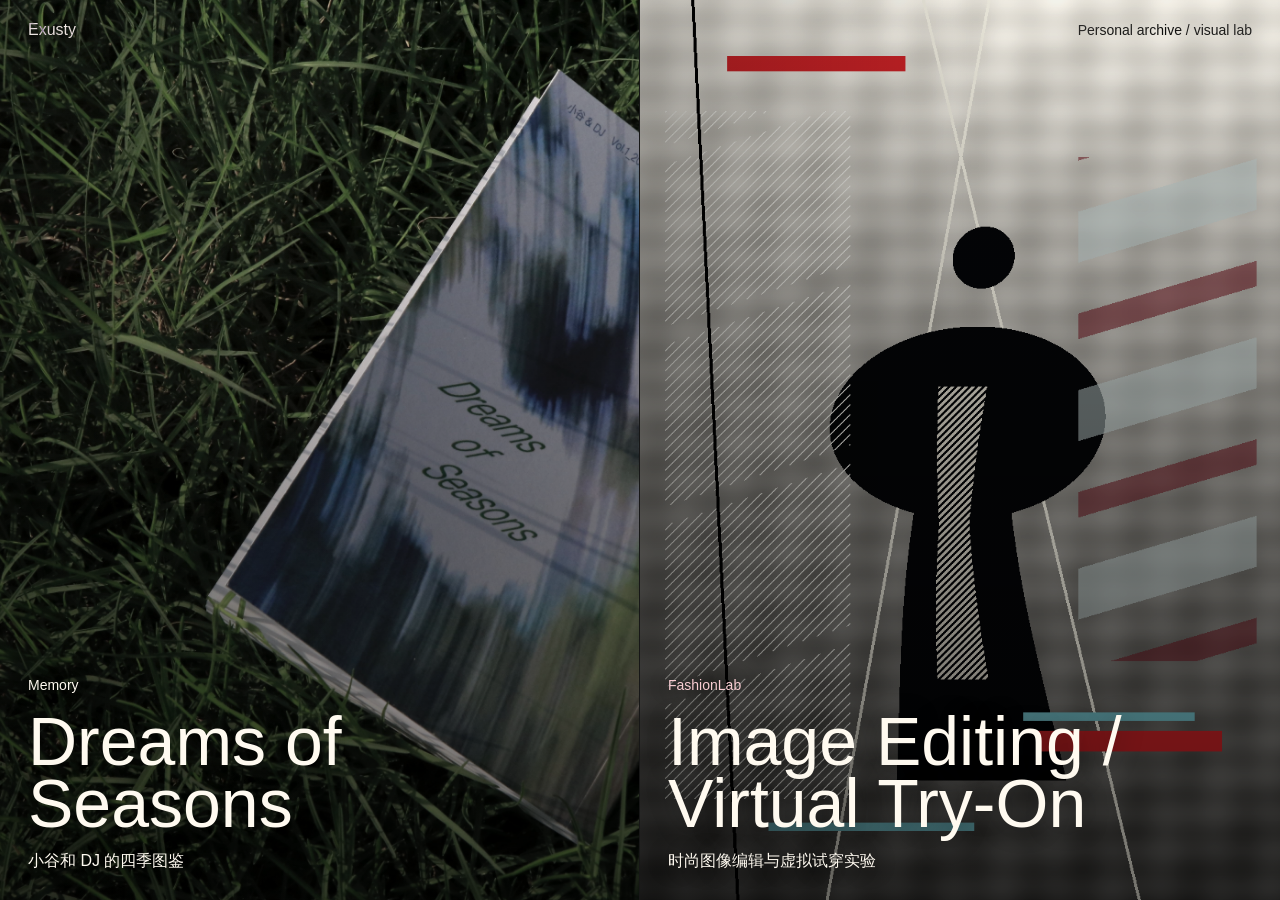
<file: index.html>
<!doctype html>
<html lang="zh-CN">
<head>
  <meta charset="utf-8">
  <meta name="viewport" content="width=device-width, initial-scale=1">
  <title>Exusty</title>
  <link rel="stylesheet" href="./assets/styles/home.css">
</head>
<body>
  <header class="site-header" aria-label="Exusty">
    <a class="site-mark" href="./">Exusty</a>
    <p>Personal archive / visual lab</p>
  </header>

  <main class="home-grid" aria-label="站点入口">
    <a class="project-link project-link-season" href="./memories/seasons/">
      <img src="./assets/images/seasons/书2.jpg" alt="Dreams of Seasons 画册照片">
      <span class="project-meta">Memory</span>
      <strong>Dreams of Seasons</strong>
      <small>小谷和 DJ 的四季图鉴</small>
    </a>

    <a class="project-link project-link-fashion" href="./labs/fashionlab/">
      <img src="./assets/images/fashionlab/fashionlab-cover.png" alt="FashionLab 时尚图像实验视觉">
      <span class="project-meta">FashionLab</span>
      <strong>Image Editing / Virtual Try-On</strong>
      <small>时尚图像编辑与虚拟试穿实验</small>
    </a>
  </main>
</body>
</html>
</file>
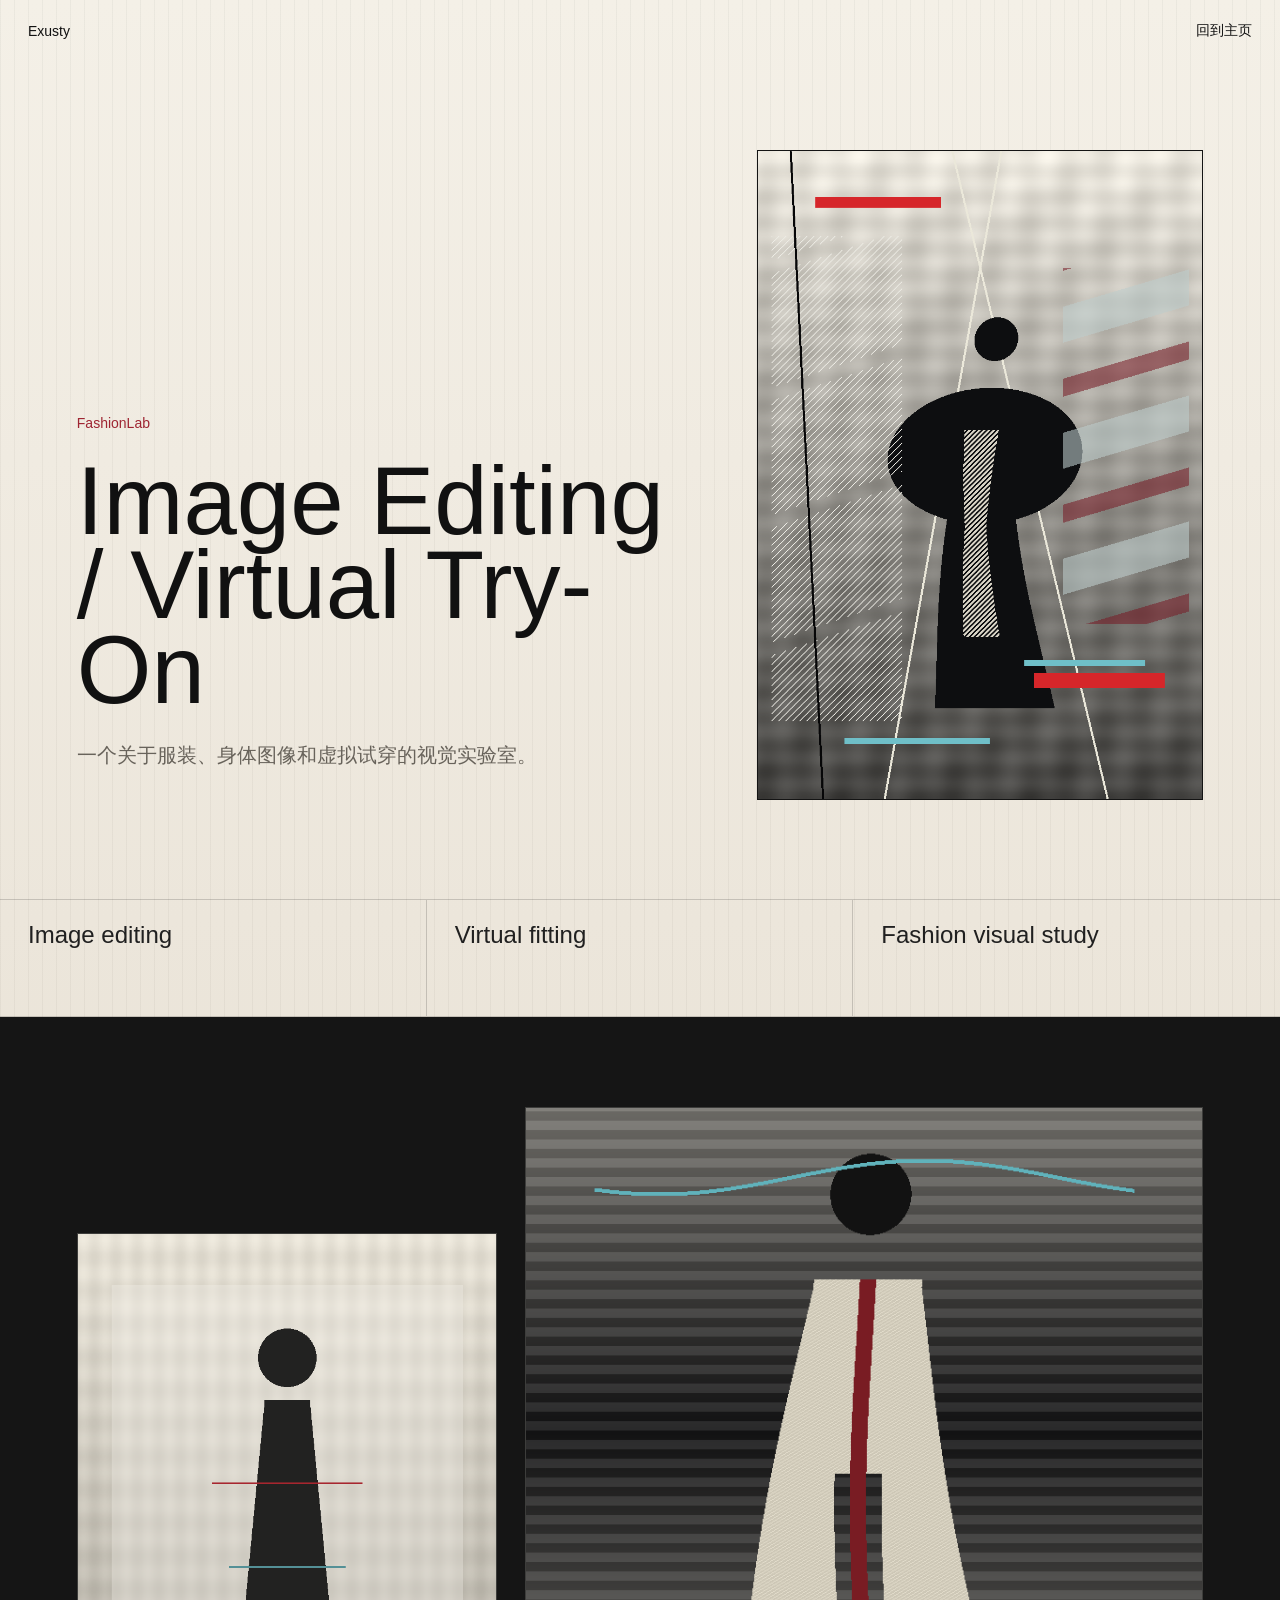
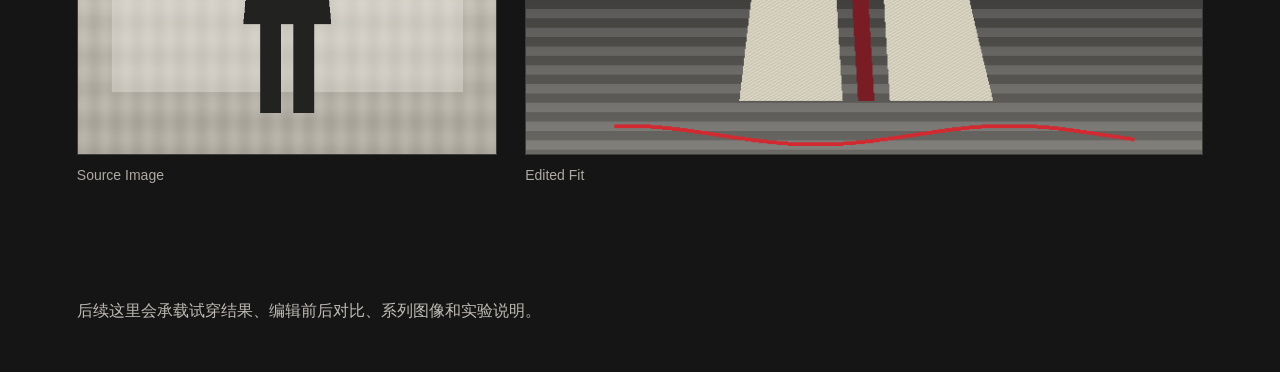
<file: labs/fashionlab/index.html>
<!doctype html>
<html lang="zh-CN">
<head>
  <meta charset="utf-8">
  <meta name="viewport" content="width=device-width, initial-scale=1">
  <title>FashionLab | Exusty</title>
  <link rel="stylesheet" href="../../assets/styles/fashionlab.css">
</head>
<body>
  <header class="site-header">
    <a href="../../" class="site-logo">Exusty</a>
    <a href="../../" class="back-link">回到主页</a>
  </header>

  <main>
    <section class="lab-hero" aria-labelledby="fashionlab-title">
      <div class="hero-copy">
        <p class="eyebrow">FashionLab</p>
        <h1 id="fashionlab-title">Image Editing / Virtual Try-On</h1>
        <p class="intro">一个关于服装、身体图像和虚拟试穿的视觉实验室。</p>
      </div>
      <figure class="hero-image">
        <img src="../../assets/images/fashionlab/fashionlab-cover.png" alt="FashionLab 时尚图像实验视觉">
      </figure>
    </section>

    <section class="experiment-strip" aria-label="FashionLab 实验方向">
      <p>Image editing</p>
      <p>Virtual fitting</p>
      <p>Fashion visual study</p>
    </section>

    <section class="lab-board" aria-label="FashionLab 图像展示">
      <figure class="image-panel">
        <img src="../../assets/images/fashionlab/editor-before.png" alt="虚拟试穿前的人物图像占位视觉">
        <figcaption>Source Image</figcaption>
      </figure>

      <figure class="image-panel image-panel-large">
        <img src="../../assets/images/fashionlab/editor-after.png" alt="虚拟试穿后的服装合成占位视觉">
        <figcaption>Edited Fit</figcaption>
      </figure>
    </section>

    <section class="future-notes" aria-label="后续模块预留">
      <p>后续这里会承载试穿结果、编辑前后对比、系列图像和实验说明。</p>
    </section>
  </main>
</body>
</html>
</file>
<file: assets/styles/home.css>
:root {
  color-scheme: light;
  --paper: #f5f1e8;
  --ink: #111111;
  --muted: #6f6b62;
  --line: rgba(17, 17, 17, 0.18);
  --accent: #9e2532;
}

* {
  box-sizing: border-box;
  margin: 0;
  padding: 0;
}

::selection {
  background: #f1dc4b;
}

::-moz-selection {
  background: #f1dc4b;
}

html {
  min-height: 100%;
}

body {
  min-height: 100vh;
  color: var(--ink);
  background:
    linear-gradient(90deg, rgba(17, 17, 17, 0.035) 1px, transparent 1px),
    linear-gradient(var(--paper), #eee8dc);
  background-size: 12px 12px, auto;
  font-family: Arial, Helvetica, sans-serif;
}

a {
  color: inherit;
  text-decoration: none;
}

img {
  display: block;
  width: 100%;
}

.site-header {
  position: fixed;
  z-index: 10;
  top: 0;
  left: 0;
  display: flex;
  width: 100%;
  align-items: center;
  justify-content: space-between;
  gap: 24px;
  padding: 22px 28px;
  color: #f8f4ea;
  font-size: 0.875rem;
  mix-blend-mode: difference;
}

.site-mark {
  font-size: 1rem;
  line-height: 1;
}

.site-header p {
  color: inherit;
  text-align: right;
}

.home-grid {
  display: grid;
  min-height: 100vh;
  grid-template-columns: repeat(2, minmax(0, 1fr));
}

.project-link {
  position: relative;
  display: flex;
  min-height: 100vh;
  overflow: hidden;
  flex-direction: column;
  justify-content: flex-end;
  padding: 28px;
  border-right: 1px solid var(--line);
  background: #181818;
  isolation: isolate;
}

.project-link:last-child {
  border-right: 0;
}

.project-link img {
  position: absolute;
  z-index: -2;
  inset: 0;
  width: 100%;
  height: 100%;
  object-fit: cover;
  transform: scale(1.02);
  transition:
    filter 500ms ease,
    opacity 500ms ease,
    transform 700ms ease;
}

.project-link::after {
  content: "";
  position: absolute;
  z-index: -1;
  inset: 0;
  background:
    linear-gradient(180deg, rgba(0, 0, 0, 0.05), rgba(0, 0, 0, 0.52)),
    linear-gradient(90deg, rgba(0, 0, 0, 0.22), transparent 55%);
  transition: opacity 500ms ease;
}

.project-link-season img {
  filter: saturate(0.78) contrast(1.02);
}

.project-link-fashion img {
  filter: saturate(0.9) contrast(1.08);
}

.project-link:hover img {
  opacity: 0.88;
  transform: scale(1.06);
}

.project-link:hover::after {
  opacity: 0.78;
}

.project-meta,
.project-link strong,
.project-link small {
  max-width: 560px;
  color: #fffaf0;
  text-shadow: 0 1px 24px rgba(0, 0, 0, 0.35);
}

.project-meta {
  margin-bottom: 18px;
  font-size: 0.875rem;
  line-height: 1;
}

.project-link strong {
  font-size: 4.25rem;
  line-height: 0.92;
  font-weight: normal;
}

.project-link small {
  margin-top: 14px;
  font-size: 1rem;
  line-height: 1.45;
}

.project-link-fashion .project-meta {
  color: #f8cdd2;
}

@media (max-width: 980px) {
  .home-grid {
    grid-template-columns: 1fr;
  }

  .project-link {
    min-height: 50vh;
    border-right: 0;
    border-bottom: 1px solid var(--line);
  }

  .project-link:last-child {
    border-bottom: 0;
  }

  .project-link strong {
    font-size: 3rem;
  }
}

@media (max-width: 560px) {
  .site-header {
    align-items: flex-start;
    padding: 18px;
  }

  .site-header p {
    max-width: 160px;
  }

  .project-link {
    min-height: 52vh;
    padding: 20px;
  }

  .project-link strong {
    font-size: 2.15rem;
  }
}
</file>
<file: assets/styles/fashionlab.css>
:root {
  color-scheme: light;
  --paper: #f4f0e7;
  --ink: #111111;
  --soft: #d9d3c7;
  --muted: #68635b;
  --wine: #9e2532;
  --cyan: #67b9c3;
}

* {
  box-sizing: border-box;
  margin: 0;
  padding: 0;
}

::selection {
  background: #f1dc4b;
}

::-moz-selection {
  background: #f1dc4b;
}

html {
  min-height: 100%;
}

body {
  min-height: 100vh;
  color: var(--ink);
  background:
    linear-gradient(90deg, rgba(17, 17, 17, 0.04) 1px, transparent 1px),
    linear-gradient(var(--paper), #e8e1d5 70%, #151515 70%);
  background-size: 14px 14px, auto;
  font-family: Arial, Helvetica, sans-serif;
}

a {
  color: inherit;
  text-decoration: none;
}

img {
  display: block;
  width: 100%;
}

.site-header {
  display: flex;
  align-items: center;
  justify-content: space-between;
  gap: 24px;
  padding: 22px 28px;
  font-size: 0.875rem;
}

.site-logo,
.back-link {
  border-bottom: 1px solid transparent;
}

.site-logo:hover,
.back-link:hover {
  border-bottom-color: currentColor;
}

main {
  overflow: hidden;
}

.lab-hero {
  display: grid;
  min-height: calc(100vh - 64px);
  grid-template-columns: minmax(0, 0.92fr) minmax(360px, 0.68fr);
  gap: 6vw;
  align-items: end;
  padding: 5vw 6vw 6vw;
}

.hero-copy {
  padding-bottom: 4vw;
}

.eyebrow {
  margin-bottom: 28px;
  color: var(--wine);
  font-size: 0.875rem;
}

h1 {
  max-width: 900px;
  font-size: 6rem;
  line-height: 0.88;
  font-weight: normal;
  letter-spacing: 0;
}

.intro {
  max-width: 520px;
  margin-top: 28px;
  color: var(--muted);
  font-size: 1.25rem;
  line-height: 1.55;
}

.hero-image {
  align-self: center;
  border: 1px solid rgba(17, 17, 17, 0.16);
  background: #151515;
}

.hero-image img {
  aspect-ratio: 3 / 4;
  height: min(72vh, 780px);
  object-fit: cover;
}

.experiment-strip {
  display: grid;
  grid-template-columns: repeat(3, minmax(0, 1fr));
  border-top: 1px solid rgba(17, 17, 17, 0.18);
  border-bottom: 1px solid rgba(17, 17, 17, 0.18);
}

.experiment-strip p {
  min-height: 116px;
  padding: 22px 28px;
  border-right: 1px solid rgba(17, 17, 17, 0.18);
  color: #202020;
  font-size: 1.5rem;
  line-height: 1.05;
}

.experiment-strip p:last-child {
  border-right: 0;
}

.lab-board {
  display: grid;
  grid-template-columns: minmax(240px, 0.62fr) minmax(320px, 1fr);
  gap: 28px;
  align-items: end;
  padding: 7vw 6vw;
  background: #151515;
}

.image-panel {
  color: #f5f0e7;
}

.image-panel img {
  aspect-ratio: 4 / 5;
  height: 58vh;
  min-height: 420px;
  object-fit: cover;
  border: 1px solid rgba(245, 240, 231, 0.18);
}

.image-panel-large img {
  height: 72vh;
}

figcaption {
  margin-top: 12px;
  color: rgba(245, 240, 231, 0.68);
  font-size: 0.875rem;
}

.future-notes {
  padding: 26px 6vw 48px;
  background: #151515;
  color: rgba(245, 240, 231, 0.76);
}

.future-notes p {
  max-width: 760px;
  font-size: 1rem;
  line-height: 1.6;
}

@media (max-width: 980px) {
  .lab-hero {
    min-height: auto;
    grid-template-columns: 1fr;
    gap: 42px;
    padding: 52px 28px 64px;
  }

  .hero-copy {
    padding-bottom: 0;
  }

  h1 {
    font-size: 4.4rem;
  }

  .hero-image img {
    height: auto;
  }

  .experiment-strip {
    grid-template-columns: 1fr;
  }

  .experiment-strip p {
    min-height: auto;
    border-right: 0;
    border-bottom: 1px solid rgba(17, 17, 17, 0.18);
  }

  .experiment-strip p:last-child {
    border-bottom: 0;
  }

  .lab-board {
    grid-template-columns: 1fr;
    padding: 56px 28px;
  }

  .image-panel img,
  .image-panel-large img {
    height: auto;
    min-height: 0;
  }
}

@media (max-width: 560px) {
  .site-header {
    padding: 18px;
  }

  .lab-hero {
    padding: 42px 18px 52px;
  }

  h1 {
    font-size: 3.05rem;
  }

  .intro {
    font-size: 1rem;
  }

  .experiment-strip p {
    padding: 18px;
    font-size: 1.25rem;
  }

  .lab-board {
    padding: 42px 18px;
  }

  .future-notes {
    padding: 12px 18px 38px;
  }
}
</file>
